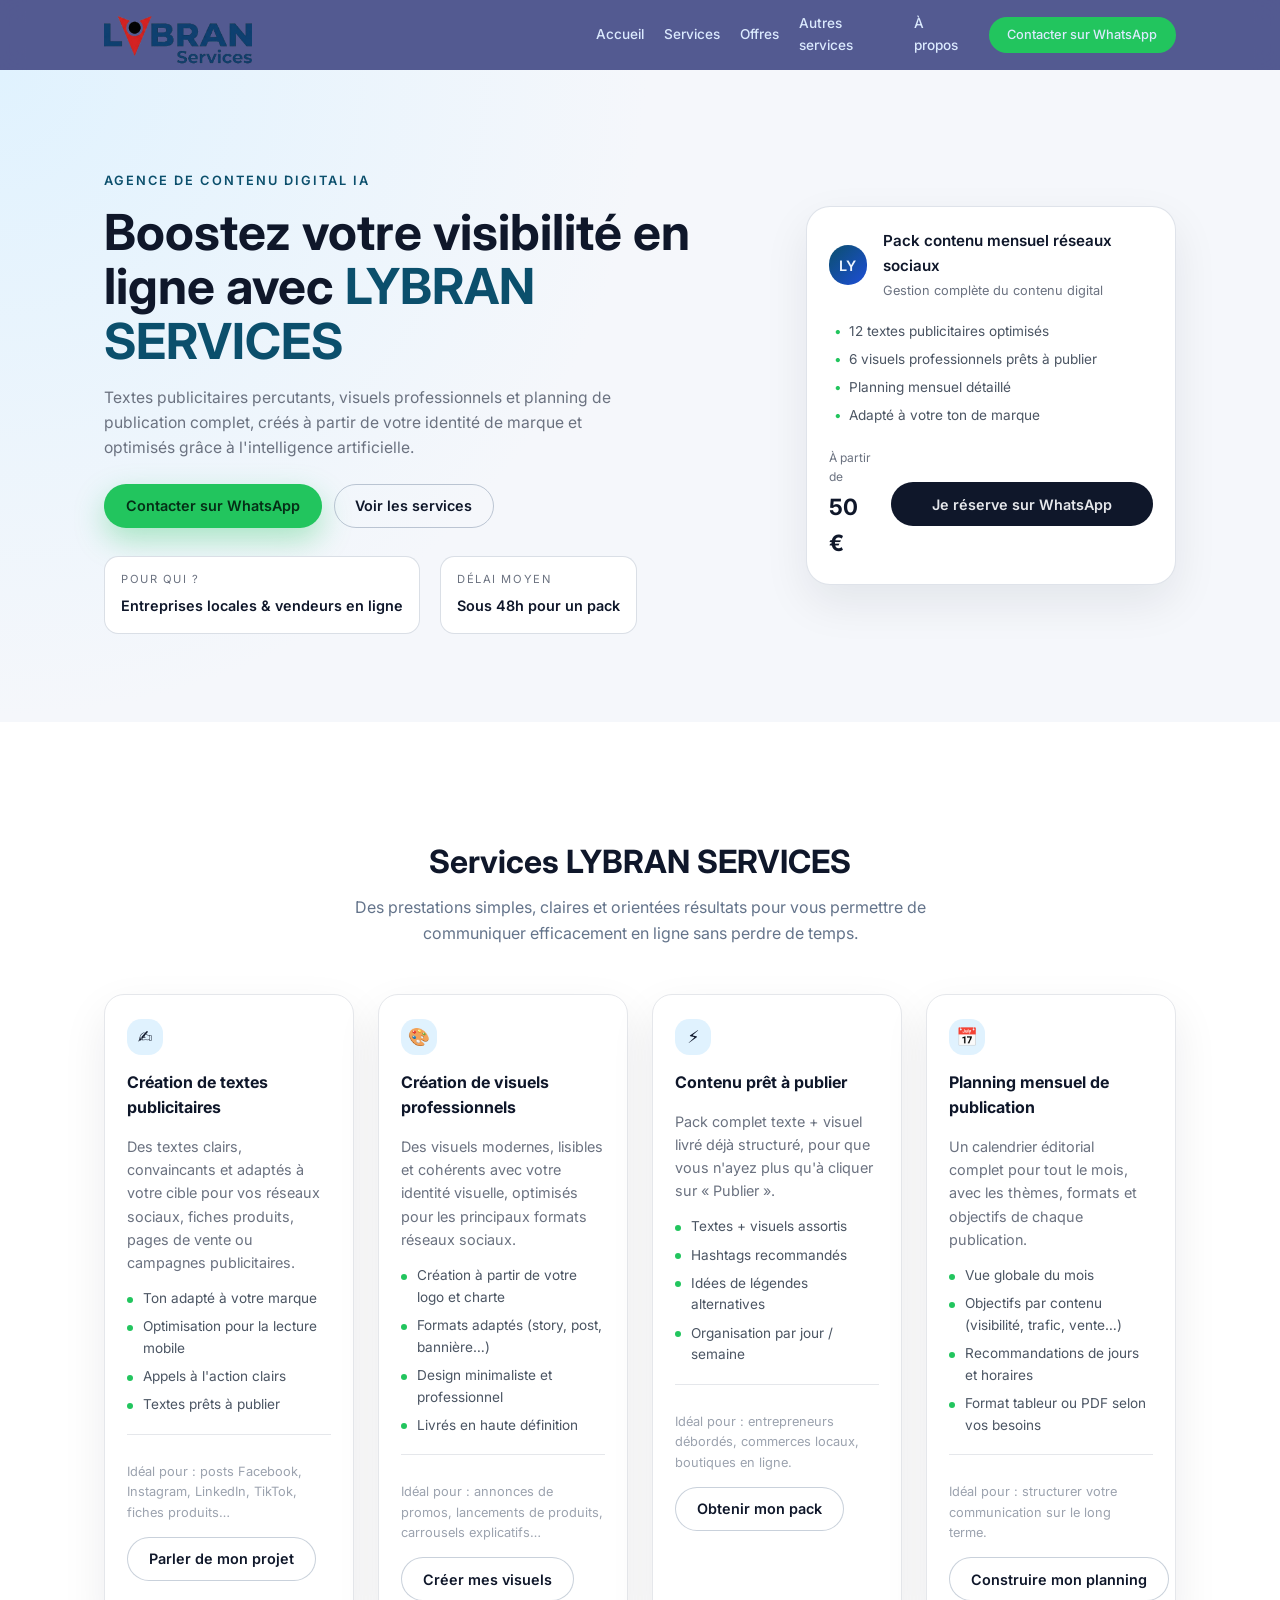
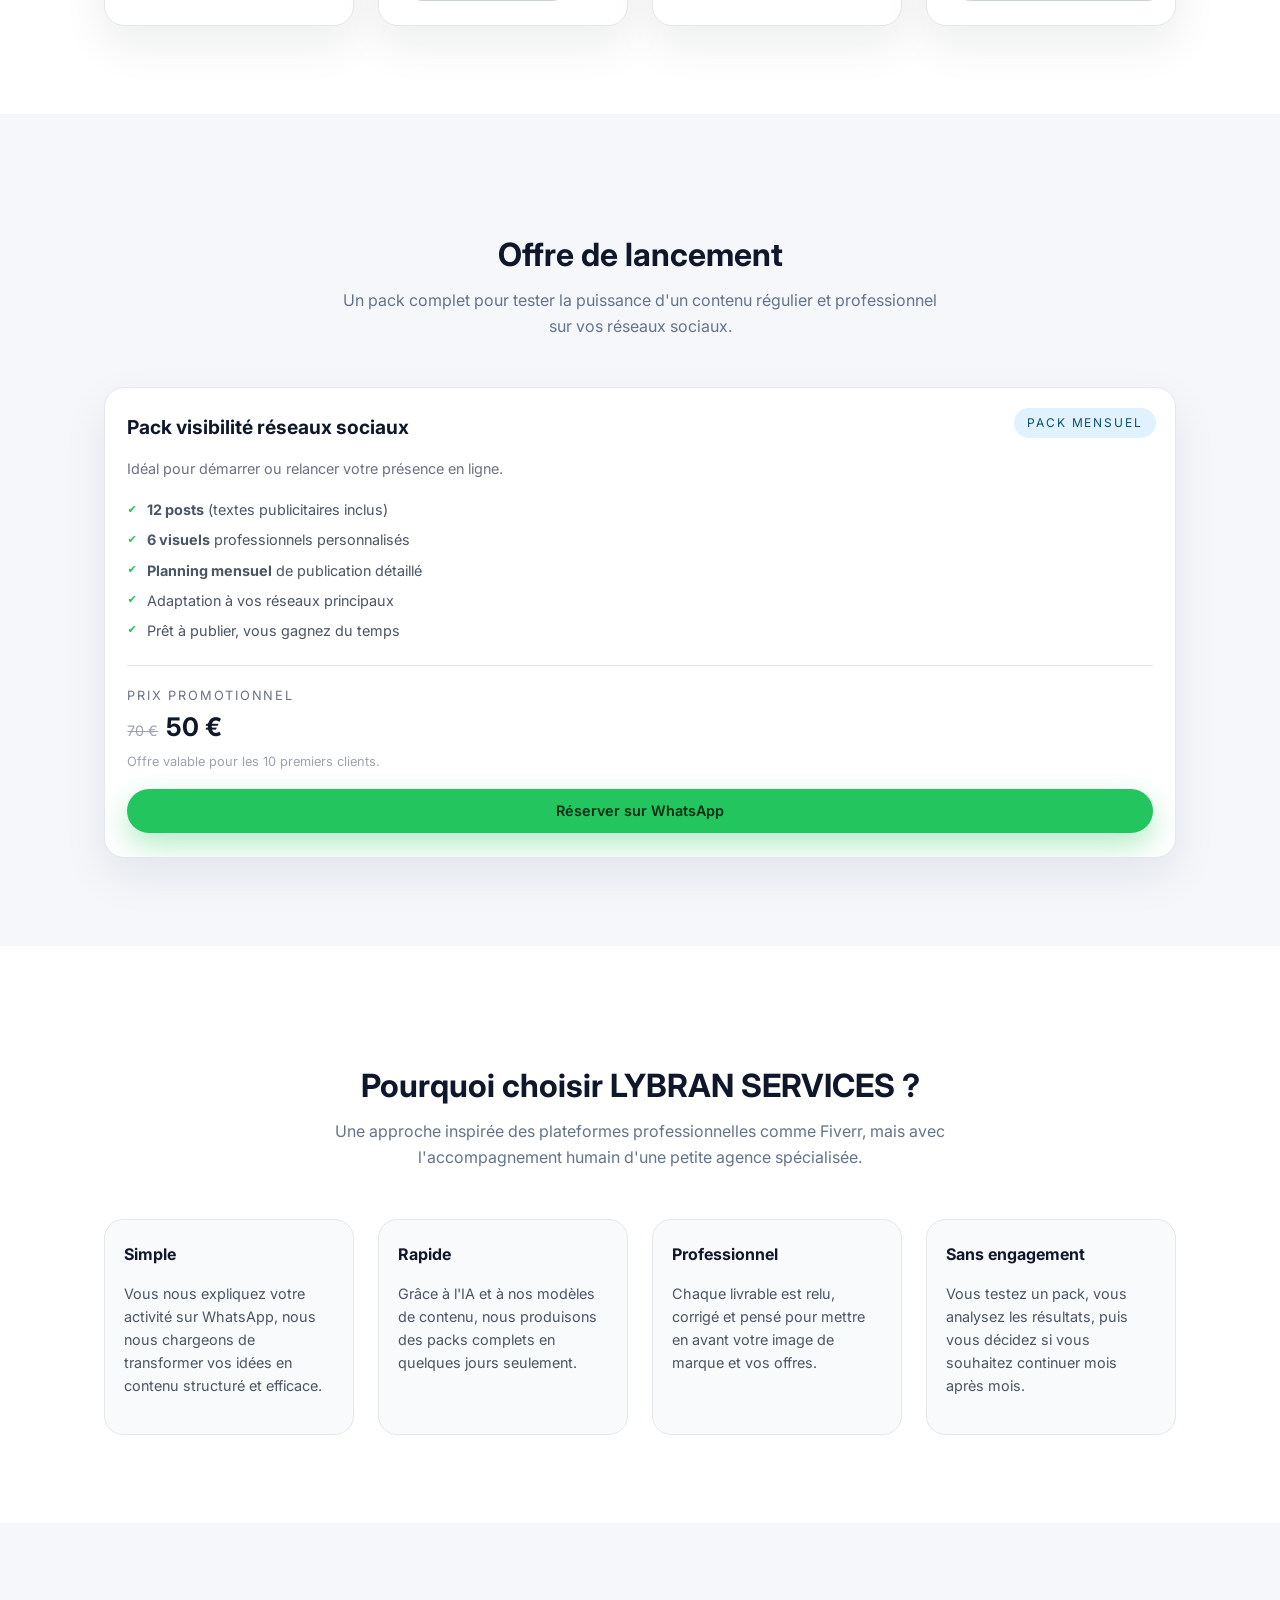
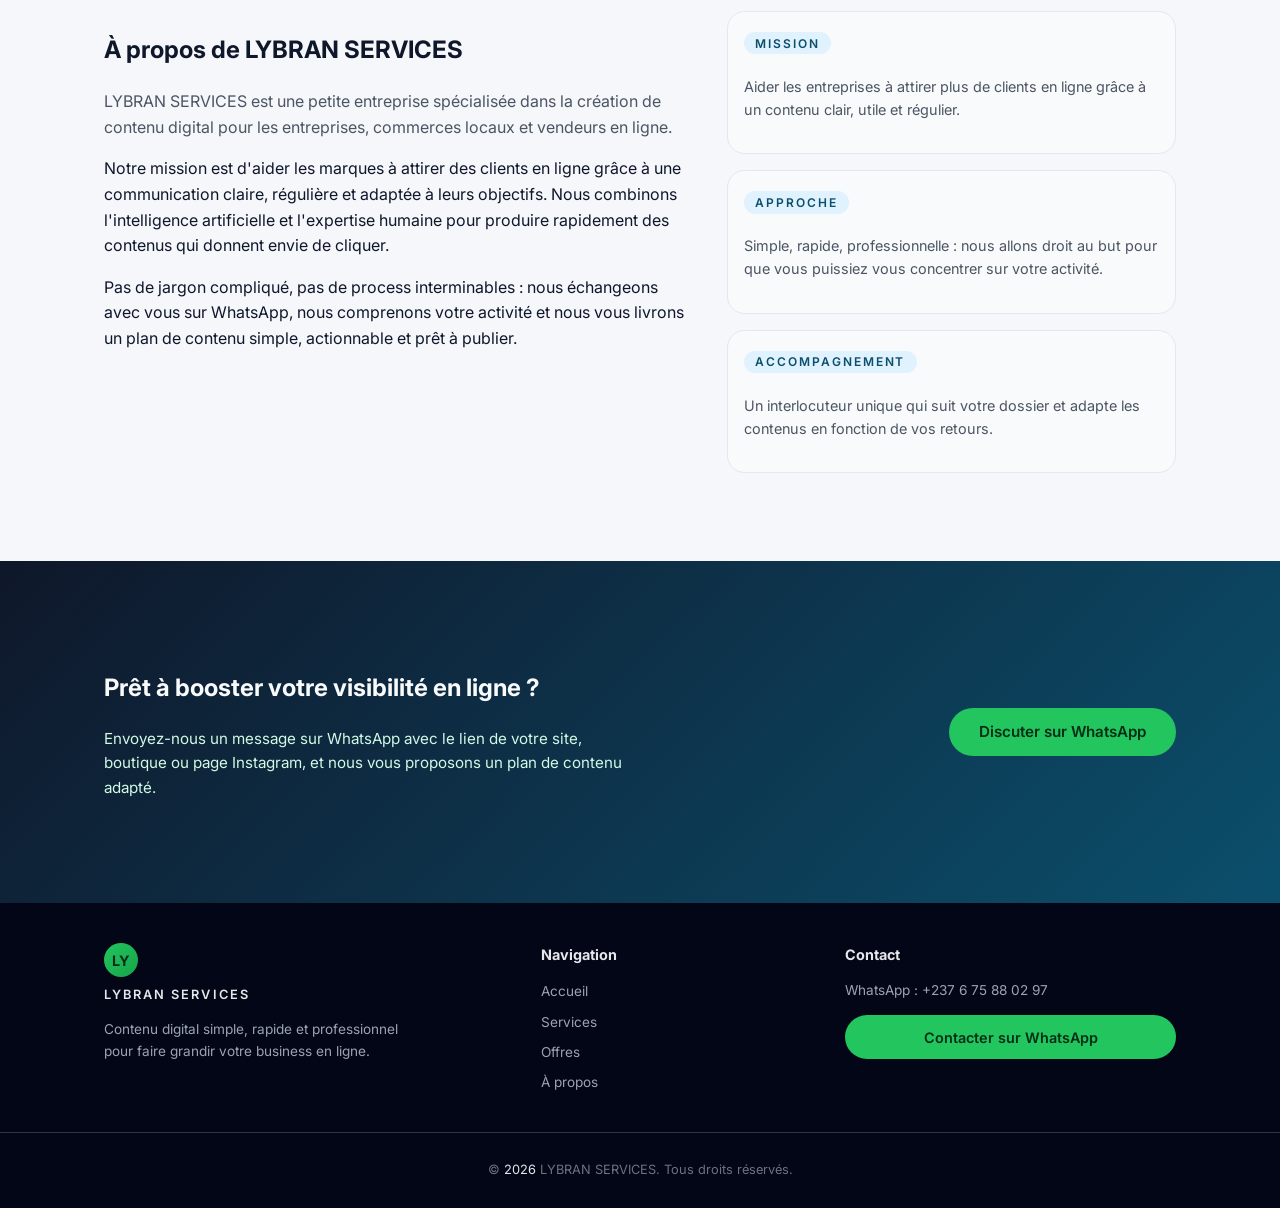
<file: index.html>
<!DOCTYPE html>
<html lang="fr">
  <head>
    <meta charset="UTF-8" />
    <meta
      name="viewport"
      content="width=device-width, initial-scale=1.0"
    />
    <title>LYBRAN SERVICES - Création de contenu digital</title>
    <meta
      name="description"
      content="LYBRAN SERVICES aide les entreprises et vendeurs en ligne à booster leur visibilité avec du contenu digital professionnel, prêt à publier et optimisé pour les réseaux sociaux."
    />
    <link rel="stylesheet" href="style.css" />
    <link rel="preconnect" href="https://fonts.googleapis.com" />
    <link rel="preconnect" href="https://fonts.gstatic.com" crossorigin />
    <link
      href="https://fonts.googleapis.com/css2?family=Inter:wght@300;400;500;600;700&display=swap"
      rel="stylesheet"
    />
  </head>
  <body>
    <!-- Barre de navigation principale, fixe en haut de l'écran -->
    <header class="main-header">
      <nav class="navbar">
        <div class="navbar__logo">
          <img src="logo.png" alt="LYBRAN SERVICES" class="navbar__logo-image">
        </div>
        <button class="navbar__toggle" aria-label="Ouvrir le menu">
          <span></span>
          <span></span>
          <span></span>
        </button>
        <ul class="navbar__links">
          <li><a href="#hero">Accueil</a></li>
          <li><a href="#services">Services</a></li>
          <li><a href="#offers">Offres</a></li>
          <li><a href="autres-services.html">Autres services</a></li>
          <li><a href="#about">À propos</a></li>
          <li>
            <a
              href="https://wa.me/237675880297?text=Bonjour%20LYBRAN%20SERVICES%2C%20je%20souhaite%20en%20savoir%20plus%20sur%20vos%20offres."
              class="btn btn--whatsapp"
              target="_blank"
              rel="noopener noreferrer"
              >Contacter sur WhatsApp</a
            >
          </li>
        </ul>
      </nav>
    </header>

    <main>
      <!-- Section HERO (Page d'accueil) -->
      <section id="hero" class="section hero section--padded">
        <div class="container hero__grid">
          <div class="hero__content">
            <p class="hero__eyebrow">Agence de contenu digital IA</p>
            <h1 class="hero__title">
              Boostez votre visibilité en ligne avec
              <span>LYBRAN SERVICES</span>
            </h1>
            <p class="hero__subtitle">
              Textes publicitaires percutants, visuels professionnels et
              planning de publication complet, créés à partir de votre
              identité de marque et optimisés grâce à l'intelligence
              artificielle.
            </p>
            <div class="hero__actions">
              <a
                href="https://wa.me/237675880297?text=Bonjour%20LYBRAN%20SERVICES%2C%20je%20souhaite%20cr%C3%A9er%20du%20contenu%20pour%20mon%20entreprise."
                class="btn btn--primary"
                target="_blank"
                rel="noopener noreferrer"
                >Contacter sur WhatsApp</a
              >
              <a href="#services" class="btn btn--ghost"
                >Voir les services</a
              >
            </div>
            <div class="hero__trust">
              <div class="hero__trust-item">
                <span class="hero__trust-label">Pour qui ?</span>
                <span class="hero__trust-value"
                  >Entreprises locales & vendeurs en ligne</span
                >
              </div>
              <div class="hero__trust-item">
                <span class="hero__trust-label">Délai moyen</span>
                <span class="hero__trust-value">Sous 48h pour un pack</span>
              </div>
            </div>
          </div>

          <div class="hero__visual">
            <!-- Cette carte simule une interface de type marketplace, pour rappeler l'inspiration Fiverr -->
            <div class="hero-card elevate">
              <div class="hero-card__header">
                <div class="hero-card__avatar">LY</div>
                <div>
                  <p class="hero-card__title">
                    Pack contenu mensuel réseaux sociaux
                  </p>
                  <p class="hero-card__subtitle">
                    Gestion complète du contenu digital
                  </p>
                </div>
              </div>
              <ul class="hero-card__features">
                <li>12 textes publicitaires optimisés</li>
                <li>6 visuels professionnels prêts à publier</li>
                <li>Planning mensuel détaillé</li>
                <li>Adapté à votre ton de marque</li>
              </ul>
              <div class="hero-card__footer">
                <div>
                  <p class="hero-card__price-label">À partir de</p>
                  <p class="hero-card__price">50 €</p>
                </div>
                <a
                  href="https://wa.me/237675880297?text=Je%20souhaite%20r%C3%A9server%20un%20pack%20contenu%20mensuel."
                  class="btn btn--secondary btn--full"
                  target="_blank"
                  rel="noopener noreferrer"
                  >Je réserve sur WhatsApp</a
                >
              </div>
            </div>
          </div>
        </div>
      </section>

      <!-- Section SERVICES (Page Services) -->
      <section id="services" class="section section--alt section--padded">
        <div class="container section__header">
          <h2>Services LYBRAN SERVICES</h2>
          <p>
            Des prestations simples, claires et orientées résultats pour vous
            permettre de communiquer efficacement en ligne sans perdre de
            temps.
          </p>
        </div>

        <div class="container services__grid">
          <!-- Carte service : Création de textes publicitaires -->
          <article class="card service-card elevate js-reveal">
            <div class="service-card__icon">
              <span>✍️</span>
            </div>
            <h3>Création de textes publicitaires</h3>
            <p class="service-card__description">
              Des textes clairs, convaincants et adaptés à votre cible pour
              vos réseaux sociaux, fiches produits, pages de vente ou
              campagnes publicitaires.
            </p>
            <ul class="service-card__list">
              <li>Ton adapté à votre marque</li>
              <li>Optimisation pour la lecture mobile</li>
              <li>Appels à l'action clairs</li>
              <li>Textes prêts à publier</li>
            </ul>
            <div class="service-card__footer">
              <p class="service-card__hint">
                Idéal pour : posts Facebook, Instagram, LinkedIn, TikTok,
                fiches produits…
              </p>
              <a
                href="https://wa.me/237675880297?text=Je%20souhaite%20des%20textes%20publicitaires%20pour%20mon%20business."
                class="btn btn--outline"
                target="_blank"
                rel="noopener noreferrer"
                >Parler de mon projet</a
              >
            </div>
          </article>

          <!-- Carte service : Création de visuels professionnels -->
          <article class="card service-card elevate js-reveal">
            <div class="service-card__icon">
              <span>🎨</span>
            </div>
            <h3>Création de visuels professionnels</h3>
            <p class="service-card__description">
              Des visuels modernes, lisibles et cohérents avec votre identité
              visuelle, optimisés pour les principaux formats réseaux sociaux.
            </p>
            <ul class="service-card__list">
              <li>Création à partir de votre logo et charte</li>
              <li>Formats adaptés (story, post, bannière…)</li>
              <li>Design minimaliste et professionnel</li>
              <li>Livrés en haute définition</li>
            </ul>
            <div class="service-card__footer">
              <p class="service-card__hint">
                Idéal pour : annonces de promos, lancements de produits,
                carrousels explicatifs…
              </p>
              <a
                href="https://wa.me/237675880297?text=Je%20souhaite%20des%20visuels%20professionnels%20pour%20mes%20r%C3%A9seaux."
                class="btn btn--outline"
                target="_blank"
                rel="noopener noreferrer"
                >Créer mes visuels</a
              >
            </div>
          </article>

          <!-- Carte service : Contenu prêt à publier -->
          <article class="card service-card elevate js-reveal">
            <div class="service-card__icon">
              <span>⚡</span>
            </div>
            <h3>Contenu prêt à publier</h3>
            <p class="service-card__description">
              Pack complet texte + visuel livré déjà structuré, pour que vous
              n'ayez plus qu'à cliquer sur « Publier ».
            </p>
            <ul class="service-card__list">
              <li>Textes + visuels assortis</li>
              <li>Hashtags recommandés</li>
              <li>Idées de légendes alternatives</li>
              <li>Organisation par jour / semaine</li>
            </ul>
            <div class="service-card__footer">
              <p class="service-card__hint">
                Idéal pour : entrepreneurs débordés, commerces locaux,
                boutiques en ligne.
              </p>
              <a
                href="https://wa.me/237675880297?text=Je%20souhaite%20un%20pack%20contenu%20pr%C3%AAt%20%C3%A0%20publier."
                class="btn btn--outline"
                target="_blank"
                rel="noopener noreferrer"
                >Obtenir mon pack</a
              >
            </div>
          </article>

          <!-- Carte service : Planning mensuel de publication -->
          <article class="card service-card elevate js-reveal">
            <div class="service-card__icon">
              <span>📅</span>
            </div>
            <h3>Planning mensuel de publication</h3>
            <p class="service-card__description">
              Un calendrier éditorial complet pour tout le mois, avec les
              thèmes, formats et objectifs de chaque publication.
            </p>
            <ul class="service-card__list">
              <li>Vue globale du mois</li>
              <li>Objectifs par contenu (visibilité, trafic, vente…)</li>
              <li>Recommandations de jours et horaires</li>
              <li>Format tableur ou PDF selon vos besoins</li>
            </ul>
            <div class="service-card__footer">
              <p class="service-card__hint">
                Idéal pour : structurer votre communication sur le long
                terme.
              </p>
              <a
                href="https://wa.me/237675880297?text=Je%20souhaite%20un%20planning%20mensuel%20de%20publication."
                class="btn btn--outline"
                target="_blank"
                rel="noopener noreferrer"
                >Construire mon planning</a
              >
            </div>
          </article>
        </div>
      </section>

      <!-- Section OFFRES / TARIFS (Page Offres) -->
      <section id="offers" class="section section--padded">
        <div class="container section__header">
          <h2>Offre de lancement</h2>
          <p>
            Un pack complet pour tester la puissance d'un contenu régulier et
            professionnel sur vos réseaux sociaux.
          </p>
        </div>

        <div class="container offers__grid">
          <article class="card offer-card elevate js-reveal">
            <div class="offer-card__badge">Pack mensuel</div>
            <h3>Pack visibilité réseaux sociaux</h3>
            <p class="offer-card__tagline">
              Idéal pour démarrer ou relancer votre présence en ligne.
            </p>
            <ul class="offer-card__list">
              <li><strong>12 posts</strong> (textes publicitaires inclus)</li>
              <li><strong>6 visuels</strong> professionnels personnalisés</li>
              <li><strong>Planning mensuel</strong> de publication détaillé</li>
              <li>Adaptation à vos réseaux principaux</li>
              <li>Prêt à publier, vous gagnez du temps</li>
            </ul>

            <div class="offer-card__pricing">
              <div class="offer-card__price-group">
                <span class="offer-card__price-label">Prix promotionnel</span>
                <div class="offer-card__price-row">
                  <span class="offer-card__price--old">70 €</span>
                  <span class="offer-card__price">50 €</span>
                </div>
                <p class="offer-card__note">
                  Offre valable pour les 10 premiers clients.
                </p>
              </div>
              <a
                href="https://wa.me/237675880297?text=Je%20souhaite%20profiter%20du%20Pack%20visibilit%C3%A9%20r%C3%A9seaux%20sociaux."
                class="btn btn--primary btn--full"
                target="_blank"
                rel="noopener noreferrer"
                >Réserver sur WhatsApp</a
              >
            </div>
          </article>
        </div>
      </section>

      <!-- Section POURQUOI NOUS CHOISIR -->
      <section id="why-us" class="section section--alt section--padded">
        <div class="container section__header">
          <h2>Pourquoi choisir LYBRAN SERVICES ?</h2>
          <p>
            Une approche inspirée des plateformes professionnelles comme
            Fiverr, mais avec l'accompagnement humain d'une petite agence
            spécialisée.
          </p>
        </div>

        <div class="container why__grid">
          <article class="why-card js-reveal">
            <h3>Simple</h3>
            <p>
              Vous nous expliquez votre activité sur WhatsApp, nous nous
              chargeons de transformer vos idées en contenu structuré et
              efficace.
            </p>
          </article>
          <article class="why-card js-reveal">
            <h3>Rapide</h3>
            <p>
              Grâce à l'IA et à nos modèles de contenu, nous produisons des
              packs complets en quelques jours seulement.
            </p>
          </article>
          <article class="why-card js-reveal">
            <h3>Professionnel</h3>
            <p>
              Chaque livrable est relu, corrigé et pensé pour mettre en avant
              votre image de marque et vos offres.
            </p>
          </article>
          <article class="why-card js-reveal">
            <h3>Sans engagement</h3>
            <p>
              Vous testez un pack, vous analysez les résultats, puis vous
              décidez si vous souhaitez continuer mois après mois.
            </p>
          </article>
        </div>
      </section>

      <!-- Section À PROPOS (Page À propos) -->
      <section id="about" class="section section--padded">
        <div class="container about__grid">
          <div>
            <h2>À propos de LYBRAN SERVICES</h2>
            <p class="about__lead">
              LYBRAN SERVICES est une petite entreprise spécialisée dans la
              création de contenu digital pour les entreprises, commerces
              locaux et vendeurs en ligne.
            </p>
            <p>
              Notre mission est d'aider les marques à attirer des clients en
              ligne grâce à une communication claire, régulière et adaptée à
              leurs objectifs. Nous combinons l'intelligence artificielle et
              l'expertise humaine pour produire rapidement des contenus qui
              donnent envie de cliquer.
            </p>
            <p>
              Pas de jargon compliqué, pas de process interminables : nous
              échangeons avec vous sur WhatsApp, nous comprenons votre
              activité et nous vous livrons un plan de contenu simple,
              actionnable et prêt à publier.
            </p>
          </div>
          <div class="about__highlights">
            <div class="about-pill js-reveal">
              <span class="about-pill__label">Mission</span>
              <p>
                Aider les entreprises à attirer plus de clients en ligne
                grâce à un contenu clair, utile et régulier.
              </p>
            </div>
            <div class="about-pill js-reveal">
              <span class="about-pill__label">Approche</span>
              <p>
                Simple, rapide, professionnelle : nous allons droit au but
                pour que vous puissiez vous concentrer sur votre activité.
              </p>
            </div>
            <div class="about-pill js-reveal">
              <span class="about-pill__label">Accompagnement</span>
              <p>
                Un interlocuteur unique qui suit votre dossier et adapte les
                contenus en fonction de vos retours.
              </p>
            </div>
          </div>
        </div>
      </section>

      <!-- Section CALL TO ACTION FINALE -->
      <section id="cta" class="section section--accent section--padded">
        <div class="container cta__content">
          <div>
            <h2>Prêt à booster votre visibilité en ligne ?</h2>
            <p>
              Envoyez-nous un message sur WhatsApp avec le lien de votre
              site, boutique ou page Instagram, et nous vous proposons un
              plan de contenu adapté.
            </p>
          </div>
          <a
            href="https://wa.me/237675880297?text=Bonjour%20LYBRAN%20SERVICES%2C%20je%20souhaite%20booster%20la%20visibilit%C3%A9%20de%20mon%20entreprise%20en%20ligne."
            class="btn btn--whatsapp btn--large"
            target="_blank"
            rel="noopener noreferrer"
            >Discuter sur WhatsApp</a
          >
        </div>
      </section>
    </main>

    <!-- Footer global -->
    <footer class="footer">
      <div class="container footer__grid">
        <div class="footer__brand">
          <span class="footer__logo-mark">LY</span>
          <span class="footer__logo-text">LYBRAN SERVICES</span>
          <p class="footer__tagline">
            Contenu digital simple, rapide et professionnel pour faire
            grandir votre business en ligne.
          </p>
        </div>

        <div class="footer__links">
          <h4>Navigation</h4>
          <ul>
            <li><a href="#hero">Accueil</a></li>
            <li><a href="#services">Services</a></li>
            <li><a href="#offers">Offres</a></li>
            <li><a href="#about">À propos</a></li>
          </ul>
        </div>

        <div class="footer__contact">
          <h4>Contact</h4>
          <p>
            WhatsApp :
            <a
              href="https://wa.me/237675880297"
              target="_blank"
              rel="noopener noreferrer"
              >+237 6 75 88 02 97</a
            >
          </p>
          <a
            href="https://wa.me/237675880297?text=Bonjour%20LYBRAN%20SERVICES"
            class="btn btn--whatsapp btn--full"
            target="_blank"
            rel="noopener noreferrer"
            >Contacter sur WhatsApp</a
          >
        </div>
      </div>
      <div class="footer__bottom">
        <p>© <span id="year"></span> LYBRAN SERVICES. Tous droits réservés.</p>
      </div>
    </footer>

    <script src="script.js"></script>
  </body>
</html>
</file>
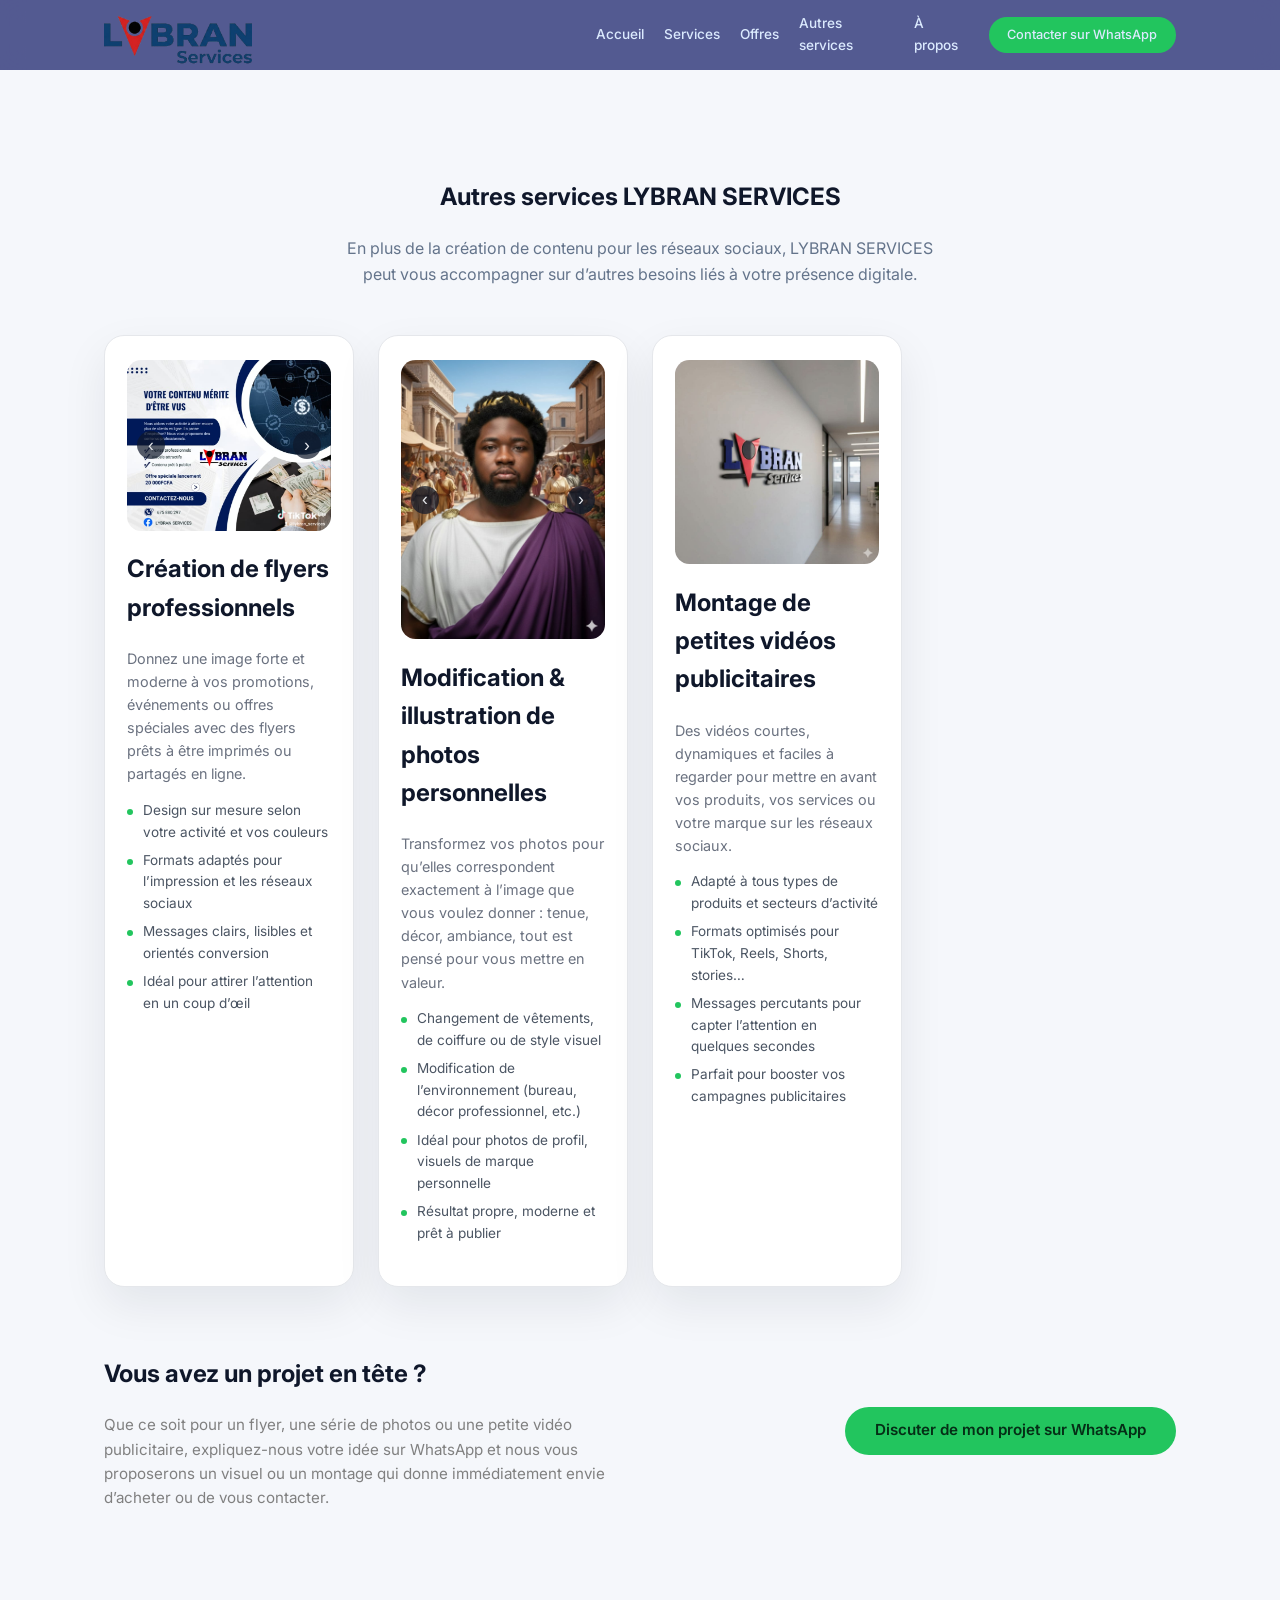
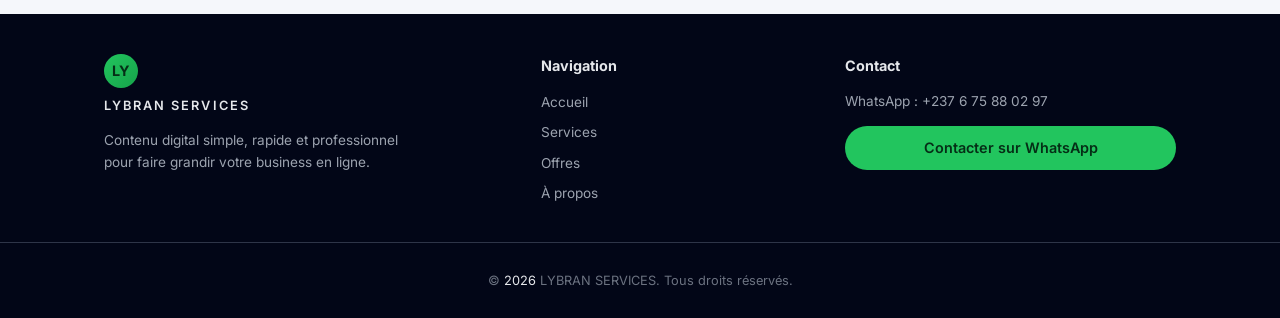
<file: autres-services.html>
<!DOCTYPE html>
<html lang="fr">
  <head>
    <meta charset="UTF-8" />
    <meta
      name="viewport"
      content="width=device-width, initial-scale=1.0"
    />
    <title>LYBRAN SERVICES - Autres services</title>
    <meta
      name="description"
      content="Découvrez les autres services proposés par LYBRAN SERVICES pour développer votre présence en ligne et renforcer votre image de marque."
    />
    <link rel="stylesheet" href="style.css" />
    <link rel="preconnect" href="https://fonts.googleapis.com" />
    <link rel="preconnect" href="https://fonts.gstatic.com" crossorigin />
    <link
      href="https://fonts.googleapis.com/css2?family=Inter:wght@300;400;500;600;700&display=swap"
      rel="stylesheet"
    />
  </head>
  <body>
    <!-- Barre de navigation -->
    <header class="main-header">
      <nav class="navbar">
        <div class="navbar__logo">
          <img src="logo.png" alt="LYBRAN SERVICES" class="navbar__logo-image" />
        </div>
        <button class="navbar__toggle" aria-label="Ouvrir le menu">
          <span></span>
          <span></span>
          <span></span>
        </button>
        <ul class="navbar__links">
          <li><a href="index.html#hero">Accueil</a></li>
          <li><a href="index.html#services">Services</a></li>
          <li><a href="index.html#offers">Offres</a></li>
          <li><a href="autres-services.html">Autres services</a></li>
          <li><a href="index.html#about">À propos</a></li>
          <li>
            <a
              href="https://wa.me/237675880297?text=Bonjour%20LYBRAN%20SERVICES%2C%20je%20souhaite%20en%20savoir%20plus%20sur%20vos%20autres%20services."
              class="btn btn--whatsapp"
              target="_blank"
              rel="noopener noreferrer"
              >Contacter sur WhatsApp</a
            >
          </li>
        </ul>
      </nav>
    </header>

    <main>
      <section class="section section--padded" id="autres-services">
        <div class="container section__header">
          <h1>Autres services LYBRAN SERVICES</h1>
          <p>
            En plus de la création de contenu pour les réseaux sociaux, LYBRAN SERVICES
            peut vous accompagner sur d’autres besoins liés à votre présence digitale.
          </p>
        </div>

        <div class="container services__grid">
          <!-- Service 1 : Création de flyers -->
          <article class="card service-card elevate">
            <div class="service-card__media">
              <div class="slider js-slider" data-slider-id="flyers">
                <div class="slider__track">
                  <img
                    class="slider__image js-slider-image"
                    src="flyers1.png"
                    alt="Exemples de flyers publicitaires LYBRAN SERVICES - modèle 1"
                  />
                  <img
                    class="slider__image js-slider-image"
                    src="flyers2.png"
                    alt="Exemples de flyers publicitaires LYBRAN SERVICES - modèle 2"
                  />
                </div>
                <button
                  class="slider__nav slider__nav--prev js-slider-prev"
                  type="button"
                  aria-label="Image précédente"
                >
                  ‹
                </button>
                <button
                  class="slider__nav slider__nav--next js-slider-next"
                  type="button"
                  aria-label="Image suivante"
                >
                  ›
                </button>
              </div>
            </div>
            <h2>Création de flyers professionnels</h2>
            <p class="service-card__description">
              Donnez une image forte et moderne à vos promotions, événements ou
              offres spéciales avec des flyers prêts à être imprimés ou partagés
              en ligne.
            </p>
            <ul class="service-card__list">
              <li>Design sur mesure selon votre activité et vos couleurs</li>
              <li>Formats adaptés pour l’impression et les réseaux sociaux</li>
              <li>Messages clairs, lisibles et orientés conversion</li>
              <li>Idéal pour attirer l’attention en un coup d’œil</li>
            </ul>
          </article>

          <!-- Service 2 : Modification et illustration de photos personnelles -->
          <article class="card service-card elevate">
            <div class="service-card__media">
              <div class="slider js-slider" data-slider-id="illustrations">
                <div class="slider__track">
                  <img
                    class="slider__image js-slider-image"
                    src="illustration1.png"
                    alt="Illustration photo personnelle - exemple 1"
                  />
                  <img
                    class="slider__image js-slider-image"
                    src="illustration2.png"
                    alt="Illustration photo personnelle - exemple 2"
                  />
                  <img
                    class="slider__image js-slider-image"
                    src="illustration3.png"
                    alt="Illustration photo personnelle - exemple 3"
                  />
                  <img
                    class="slider__image js-slider-image"
                    src="illustration4.png"
                    alt="Illustration photo personnelle - exemple 4"
                  />
                  <img
                    class="slider__image js-slider-image"
                    src="illustration5.png"
                    alt="Illustration photo personnelle - exemple 5"
                  />
                </div>
                <button
                  class="slider__nav slider__nav--prev js-slider-prev"
                  type="button"
                  aria-label="Image précédente"
                >
                  ‹
                </button>
                <button
                  class="slider__nav slider__nav--next js-slider-next"
                  type="button"
                  aria-label="Image suivante"
                >
                  ›
                </button>
              </div>
            </div>
            <h2>Modification & illustration de photos personnelles</h2>
            <p class="service-card__description">
              Transformez vos photos pour qu’elles correspondent exactement à
              l’image que vous voulez donner : tenue, décor, ambiance, tout est
              pensé pour vous mettre en valeur.
            </p>
            <ul class="service-card__list">
              <li>Changement de vêtements, de coiffure ou de style visuel</li>
              <li>Modification de l’environnement (bureau, décor professionnel, etc.)</li>
              <li>Idéal pour photos de profil, visuels de marque personnelle</li>
              <li>Résultat propre, moderne et prêt à publier</li>
            </ul>
          </article>

          <!-- Service 3 : Montages de petites vidéos publicitaires -->
          <article class="card service-card elevate">
            <div class="service-card__media">
              <img
                src="video.png"
                alt="Illustration de montage vidéo publicitaire"
              />
            </div>
            <h2>Montage de petites vidéos publicitaires</h2>
            <p class="service-card__description">
              Des vidéos courtes, dynamiques et faciles à regarder pour mettre
              en avant vos produits, vos services ou votre marque sur les
              réseaux sociaux.
            </p>
            <ul class="service-card__list">
              <li>Adapté à tous types de produits et secteurs d’activité</li>
              <li>Formats optimisés pour TikTok, Reels, Shorts, stories…</li>
              <li>Messages percutants pour capter l’attention en quelques secondes</li>
              <li>Parfait pour booster vos campagnes publicitaires</li>
            </ul>
          </article>
        </div>

        <div class="container cta__content" style="margin-top: 3rem;">
          <div>
            <h2>Vous avez un projet en tête ?</h2>
            <p style="color: gray;">
              Que ce soit pour un flyer, une série de photos ou une petite
              vidéo publicitaire, expliquez-nous votre idée sur WhatsApp et
              nous vous proposerons un visuel ou un montage qui donne
              immédiatement envie d’acheter ou de vous contacter.
            </p>
          </div>
          <a
            href="https://wa.me/237675880297?text=Bonjour%20LYBRAN%20SERVICES%2C%20je%20souhaite%20profiter%20de%20vos%20autres%20services%20(flyers%2C%20photos%2C%20vid%C3%A9os)."
            class="btn btn--whatsapp btn--large"
            target="_blank"
            rel="noopener noreferrer"
            >Discuter de mon projet sur WhatsApp</a
          >
        </div>
      </section>
    </main>

    <footer class="footer">
      <div class="container footer__grid">
        <div class="footer__brand">
          <span class="footer__logo-mark">LY</span>
          <span class="footer__logo-text">LYBRAN SERVICES</span>
          <p class="footer__tagline">
            Contenu digital simple, rapide et professionnel pour faire
            grandir votre business en ligne.
          </p>
        </div>

        <div class="footer__links">
          <h4>Navigation</h4>
          <ul>
            <li><a href="index.html#hero">Accueil</a></li>
            <li><a href="index.html#services">Services</a></li>
            <li><a href="index.html#offers">Offres</a></li>
            <li><a href="index.html#about">À propos</a></li>
          </ul>
        </div>

        <div class="footer__contact">
          <h4>Contact</h4>
          <p>
            WhatsApp :
            <a
              href="https://wa.me/237675880297"
              target="_blank"
              rel="noopener noreferrer"
              >+237 6 75 88 02 97</a
            >
          </p>
          <a
            href="https://wa.me/237675880297?text=Bonjour%20LYBRAN%20SERVICES"
            class="btn btn--whatsapp btn--full"
            target="_blank"
            rel="noopener noreferrer"
            >Contacter sur WhatsApp</a
          >
        </div>
      </div>
      <div class="footer__bottom">
        <p>© <span id="year"></span> LYBRAN SERVICES. Tous droits réservés.</p>
      </div>
    </footer>

    <script src="script.js"></script>
  </body>
</html>
</file>
<file: style.css>
/* 
  Thème global LYBRAN SERVICES
  - Design moderne, minimaliste
  - Palette : bleu foncé, blanc, vert accent
  - Structure inspirée des marketplaces, adaptée à une petite agence
*/

*,
*::before,
*::after {
  box-sizing: border-box;
}

html {
  scroll-behavior: smooth;
}

body {
  margin: 0;
  font-family: "Inter", system-ui, -apple-system, BlinkMacSystemFont,
    "Segoe UI", sans-serif;
  color: #0f172a;
  background-color: #f5f7fb;
  line-height: 1.6;
}

img {
  max-width: 100%;
  display: block;
}

a {
  color: inherit;
  text-decoration: none;
}

ul {
  list-style: none;
  margin: 0;
  padding: 0;
}

/* Conteneur global pour limiter la largeur du contenu */
.container {
  width: 100%;
  max-width: 1120px;
  margin: 0 auto;
  padding: 0 1.5rem;
}

.section {
  position: relative;
}

.section--padded {
  padding: 5.5rem 0;
}

.section--alt {
  background: #ffffff;
}

.section--accent {
  background: linear-gradient(135deg, #0f172a, #0b4f6c);
  color: #f9fafb;
}

.section__header {
  text-align: center;
  margin-bottom: 3rem;
}

.section__header h2 {
  font-size: 2rem;
  margin-bottom: 0.5rem;
}

.section__header p {
  max-width: 620px;
  margin: 0 auto;
  color: #64748b;
}

/* ---------------- NAVBAR ---------------- */

.main-header {
  position: sticky;
  top: 0;
  z-index: 50;
  background: rgba(15, 23, 100, 0.7);
  backdrop-filter: blur(12px);
  height: 70px;
  transition: height 0.3s cubic-bezier(0.4, 0, 0.2, 1);
}

.navbar {
  display: flex;
  align-items: center;
  justify-content: space-between;
  height: 100%;
  padding: 0 1.5rem;
  max-width: 1120px;
  margin: 0 auto;
}

.navbar__logo {
  display: flex;
  align-items: center;
  gap: 0.6rem;
  color: #e5f3ff;
}

.navbar__logo-mark {
  width: 28px;
  height: 28px;
  border-radius: 0.75rem;
  background: linear-gradient(135deg, #22c55e, #16a34a);
  display: flex;
  align-items: center;
  justify-content: center;
  font-size: 0.85rem;
  font-weight: 700;
  color: #0f172a;
}

.navbar__logo-text {
  font-weight: 600;
  letter-spacing: 0.06em;
  font-size: 0.8rem;
  text-transform: uppercase;
}
.navbar__logo-image {
  margin-top: 15px;
  width: 30%;
  height: 30%;
}
.navbar__links {
  display: flex;
  align-items: center;
  gap: 1.25rem;
  font-size: 0.85rem;
}

.navbar__links a {
  color: #dbeafe;
  font-weight: 500;
  padding: 0.25rem 0;
  position: relative;
}

.navbar__links a::after {
  content: "";
  position: absolute;
  left: 0;
  bottom: 0;
  width: 0;
  height: 2px;
  background: #22c55e;
  transition: width 0.2s ease-out;
}

.navbar__links a:hover::after {
  width: 100%;
}

.navbar__toggle {
  display: none;
  flex-direction: column;
  justify-content: center;
  gap: 4px;
  width: 36px;
  height: 36px;
  border-radius: 999px;
  border: 1px solid rgba(148, 163, 184, 0.6);
  background: transparent;
  cursor: pointer;
}

.navbar__toggle span {
  width: 18px;
  height: 2px;
  background: #e5e7eb;
  border-radius: 999px;
}

/* Bouton dans la barre de navigation : plus compact pour tenir dans la hauteur de .main-header */
.main-header .btn {
  padding: 0.4rem 1.1rem;
  font-size: 0.8rem;
}

/* ---------------- BOUTONS ---------------- */

.btn {
  display: inline-flex;
  align-items: center;
  justify-content: center;
  gap: 0.4rem;
  padding: 0.6rem 1.3rem;
  border-radius: 999px;
  font-size: 0.9rem;
  font-weight: 600;
  border: 1px solid transparent;
  cursor: pointer;
  transition: transform 0.12s ease-out, box-shadow 0.12s ease-out,
    background 0.12s ease-out, border-color 0.12s ease-out, color 0.12s ease-out;
  white-space: nowrap;
}

.btn--primary {
  background: #22c55e;
  color: #052e16;
  box-shadow: 0 12px 30px rgba(34, 197, 94, 0.35);
}

.btn--primary:hover {
  background: #16a34a;
  transform: translateY(-1px);
  box-shadow: 0 16px 38px rgba(34, 197, 94, 0.45);
}

.btn--secondary {
  background: #0f172a;
  color: #e5e7eb;
}

.btn--secondary:hover {
  background: #020617;
  transform: translateY(-1px);
}

.btn--ghost {
  background: transparent;
  border-color: rgba(148, 163, 184, 0.6);
  color: #0f172a;
}

.btn--ghost:hover {
  background: rgba(15, 23, 42, 0.03);
}

.btn--outline {
  background: #ffffff;
  border-color: rgba(148, 163, 184, 0.5);
  color: #0f172a;
}

.btn--outline:hover {
  border-color: #0f172a;
  background: #f9fafb;
}

.btn--whatsapp {
  background: #22c55e;
  color: #052e16;
}

.btn--whatsapp:hover {
  background: #16a34a;
}

.btn--large {
  padding-inline: 1.8rem;
  height: 3rem;
  font-size: 0.95rem;
}

.btn--full {
  width: 100%;
}

/* ---------------- UTILITAIRES D'OMBRE ---------------- */

.elevate {
  box-shadow: 0 18px 45px rgba(15, 23, 42, 0.08);
}

/* ---------------- HERO ---------------- */

.hero {
  background: radial-gradient(circle at top left, #e0f2fe 0, #f5f7fb 45%),
    radial-gradient(circle at bottom right, #dcfce7 0, #f5f7fb 60%);
}

.hero__grid {
  display: grid;
  grid-template-columns: minmax(0, 1.4fr) minmax(0, 1fr);
  gap: 3rem;
  align-items: center;
}

.hero__eyebrow {
  font-size: 0.8rem;
  font-weight: 600;
  letter-spacing: 0.16em;
  text-transform: uppercase;
  color: #0b4f6c;
  margin-bottom: 0.85rem;
}

.hero__title {
  font-size: clamp(2.2rem, 3vw + 1rem, 3.1rem);
  line-height: 1.1;
  margin: 0 0 1rem;
  color: #0f172a;
}

.hero__title span {
  color: #0b4f6c;
}

.hero__subtitle {
  font-size: 0.98rem;
  color: #6b7280;
  max-width: 520px;
}

.hero__actions {
  display: flex;
  flex-wrap: wrap;
  gap: 0.75rem;
  margin: 1.5rem 0 1.75rem;
}

.hero__trust {
  display: flex;
  flex-wrap: wrap;
  gap: 1.25rem;
}

.hero__trust-item {
  padding: 0.9rem 1rem;
  border-radius: 0.9rem;
  background: #ffffff;
  border: 1px solid rgba(148, 163, 184, 0.35);
}

.hero__trust-label {
  display: block;
  font-size: 0.7rem;
  text-transform: uppercase;
  letter-spacing: 0.14em;
  color: #6b7280;
  margin-bottom: 0.2rem;
}

.hero__trust-value {
  font-size: 0.9rem;
  font-weight: 600;
  color: #0f172a;
}

.hero__visual {
  display: flex;
  justify-content: flex-end;
}

.hero-card {
  width: 100%;
  max-width: 370px;
  border-radius: 1.5rem;
  background: #ffffff;
  padding: 1.4rem 1.4rem 1.5rem;
  border: 1px solid rgba(148, 163, 184, 0.3);
}

.hero-card__header {
  display: flex;
  gap: 1rem;
  align-items: center;
  margin-bottom: 1.25rem;
}

.hero-card__avatar {
  width: 40px;
  height: 40px;
  border-radius: 999px;
  background: linear-gradient(135deg, #0b4f6c, #1d4ed8);
  color: #eff6ff;
  font-size: 0.9rem;
  display: flex;
  align-items: center;
  justify-content: center;
  font-weight: 600;
}

.hero-card__title {
  font-weight: 600;
  margin: 0;
  font-size: 0.95rem;
}

.hero-card__subtitle {
  margin: 0.15rem 0 0;
  font-size: 0.8rem;
  color: #6b7280;
}

.hero-card__features {
  margin: 0 0 1.3rem;
  padding-left: 1.2rem;
  font-size: 0.85rem;
  color: #4b5563;
}

.hero-card__features li {
  position: relative;
  margin-bottom: 0.4rem;
}

.hero-card__features li::before {
  content: "•";
  position: absolute;
  left: -0.9rem;
  color: #22c55e;
}

.hero-card__footer {
  display: flex;
  gap: 1rem;
  align-items: center;
}

.hero-card__price-label {
  font-size: 0.75rem;
  color: #6b7280;
  margin: 0 0 0.15rem;
}

.hero-card__price {
  font-size: 1.4rem;
  font-weight: 700;
  margin: 0;
}

/* ---------------- SERVICES ---------------- */

.services__grid {
  display: grid;
  grid-template-columns: repeat(4, minmax(0, 1fr));
  gap: 1.5rem;
}

.card {
  border-radius: 1.25rem;
  background: #ffffff;
  padding: 1.5rem 1.4rem;
  border: 1px solid #e5e7eb;
}

.service-card__icon {
  width: 36px;
  height: 36px;
  border-radius: 0.9rem;
  background: #e0f2fe;
  display: flex;
  align-items: center;
  justify-content: center;
  margin-bottom: 0.9rem;
  font-size: 1.1rem;
}

.service-card h3 {
  margin: 0 0 0.55rem;
  font-size: 1rem;
}

.service-card__description {
  font-size: 0.9rem;
  color: #6b7280;
  margin-bottom: 0.9rem;
}

.service-card__list {
  font-size: 0.85rem;
  color: #4b5563;
  margin-bottom: 1.1rem;
}

.service-card__list li {
  position: relative;
  padding-left: 1rem;
  margin-bottom: 0.4rem;
}

.service-card__list li::before {
  content: "";
  position: absolute;
  left: 0;
  top: 0.55rem;
  width: 6px;
  height: 6px;
  border-radius: 999px;
  background: #22c55e;
}

.service-card__footer {
  border-top: 1px solid #e5e7eb;
  padding-top: 0.9rem;
}

.service-card__hint {
  font-size: 0.8rem;
  color: #9ca3af;
  margin-bottom: 0.85rem;
}

/* Slider d'images dans les cartes services (page autres-services) */
.service-card__media {
  position: relative;
  overflow: hidden;
  border-radius: 0.9rem;
}

.slider {
  position: relative;
}

.slider__track {
  position: relative;
}

.slider__image {
  display: none;
  width: 100%;
  height: auto;
  object-fit: cover;
}

.slider__image.is-active {
  display: block;
}

.slider__nav {
  position: absolute;
  top: 50%;
  transform: translateY(-50%);
  width: 28px;
  height: 28px;
  border-radius: 999px;
  border: none;
  background: rgba(15, 23, 42, 0.7);
  color: #e5e7eb;
  display: flex;
  align-items: center;
  justify-content: center;
  cursor: pointer;
  font-size: 1.1rem;
  line-height: 1;
  padding: 0;
}

.slider__nav--prev {
  left: 0.6rem;
}

.slider__nav--next {
  right: 0.6rem;
}

.slider__nav:hover {
  background: rgba(15, 23, 42, 0.9);
}

/* ---------------- OFFRES / TARIFS ---------------- */

.offers__grid {
  display: grid;
  grid-template-columns: repeat(1, minmax(0, 1fr));
  gap: 1.5rem;
}

.offer-card {
  position: relative;
  overflow: hidden;
}

.offer-card__badge {
  position: absolute;
  top: 1.2rem;
  right: 1.2rem;
  font-size: 0.75rem;
  text-transform: uppercase;
  letter-spacing: 0.16em;
  padding: 0.35rem 0.8rem;
  border-radius: 999px;
  background: #e0f2fe;
  color: #0b4f6c;
}

.offer-card h3 {
  margin: 0 0 0.4rem;
  font-size: 1.2rem;
}

.offer-card__tagline {
  font-size: 0.9rem;
  color: #6b7280;
  margin-bottom: 1.1rem;
}

.offer-card__list {
  font-size: 0.9rem;
  color: #4b5563;
  margin-bottom: 1.4rem;
}

.offer-card__list li {
  position: relative;
  padding-left: 1.25rem;
  margin-bottom: 0.45rem;
}

.offer-card__list li::before {
  content: "✔";
  position: absolute;
  left: 0;
  font-size: 0.7rem;
  top: 0.15rem;
  color: #22c55e;
}

.offer-card__pricing {
  border-top: 1px solid #e5e7eb;
  padding-top: 1rem;
}

.offer-card__price-group {
  margin-bottom: 1rem;
}

.offer-card__price-label {
  font-size: 0.8rem;
  text-transform: uppercase;
  letter-spacing: 0.14em;
  color: #6b7280;
}

.offer-card__price-row {
  display: flex;
  align-items: baseline;
  gap: 0.5rem;
}

.offer-card__price--old {
  font-size: 0.9rem;
  color: #9ca3af;
  text-decoration: line-through;
}

.offer-card__price {
  font-size: 1.6rem;
  font-weight: 700;
  color: #0f172a;
}

.offer-card__note {
  font-size: 0.8rem;
  color: #9ca3af;
  margin-top: 0.25rem;
}

/* ---------------- POURQUOI NOUS CHOISIR ---------------- */

.why__grid {
  display: grid;
  grid-template-columns: repeat(4, minmax(0, 1fr));
  gap: 1.5rem;
}

.why-card {
  padding: 1.4rem 1.2rem;
  border-radius: 1.2rem;
  background: #f9fafb;
  border: 1px solid #e5e7eb;
}

.why-card h3 {
  margin: 0 0 0.45rem;
  font-size: 1rem;
}

.why-card p {
  font-size: 0.9rem;
  color: #4b5563;
}

/* ---------------- À PROPOS ---------------- */

.about__grid {
  display: grid;
  grid-template-columns: minmax(0, 1.3fr) minmax(0, 1fr);
  gap: 2.5rem;
  align-items: flex-start;
}

.about__lead {
  font-size: 1rem;
  color: #4b5563;
}

.about__highlights {
  display: flex;
  flex-direction: column;
  gap: 1rem;
}

.about-pill {
  padding: 1.1rem 1rem;
  border-radius: 1.1rem;
  background: #f9fafb;
  border: 1px solid #e5e7eb;
}

.about-pill__label {
  display: inline-flex;
  align-items: center;
  justify-content: center;
  padding: 0.1rem 0.7rem;
  border-radius: 999px;
  background: #e0f2fe;
  color: #0b4f6c;
  font-size: 0.75rem;
  font-weight: 600;
  text-transform: uppercase;
  letter-spacing: 0.16em;
  margin-bottom: 0.4rem;
}

.about-pill p {
  font-size: 0.9rem;
  color: #4b5563;
}

/* ---------------- CTA FINALE ---------------- */

.cta__content {
  display: flex;
  align-items: center;
  justify-content: space-between;
  gap: 2rem;
}

.cta__content p {
  max-width: 520px;
  color: #d1fae5;
  font-size: 0.95rem;
}

/* ---------------- FOOTER ---------------- */

.footer {
  background: #020617;
  color: #9ca3af;
  padding-top: 2.5rem;
}

.footer__grid {
  display: grid;
  grid-template-columns: minmax(0, 1.2fr) minmax(0, 0.8fr) minmax(0, 1fr);
  gap: 2.5rem;
  padding-bottom: 1.8rem;
}

.footer__logo-mark {
  width: 34px;
  height: 34px;
  border-radius: 999px;
  background: linear-gradient(135deg, #22c55e, #16a34a);
  display: inline-flex;
  align-items: center;
  justify-content: center;
  font-size: 0.9rem;
  font-weight: 700;
  color: #052e16;
  margin-bottom: 0.5rem;
}

.footer__logo-text {
  display: block;
  font-weight: 600;
  letter-spacing: 0.16em;
  font-size: 0.8rem;
  text-transform: uppercase;
  color: #e5e7eb;
}

.footer__tagline {
  font-size: 0.85rem;
  color: #9ca3af;
  max-width: 320px;
}

.footer__links h4,
.footer__contact h4 {
  font-size: 0.9rem;
  color: #e5e7eb;
  margin-top: 0;
  margin-bottom: 0.75rem;
}

.footer__links a {
  font-size: 0.85rem;
  color: #9ca3af;
}

.footer__links li + li {
  margin-top: 0.3rem;
}

.footer__contact p {
  font-size: 0.85rem;
}

.footer__bottom {
  border-top: 1px solid rgba(148, 163, 184, 0.3);
  padding: 0.9rem 0;
  text-align: center;
  font-size: 0.8rem;
  color: #6b7280;
  margin-top: 0.5rem;
}

.footer__bottom span {
  color: #e5e7eb;
}

/* ---------------- ANIMATIONS AU SCROLL ---------------- */

/* Classe appliquée par défaut sur les éléments à révéler */
.js-reveal {
  opacity: 0;
  transform: translateY(18px);
  transition: opacity 0.4s ease-out, transform 0.4s ease-out;
}

/* Classe ajoutée via JavaScript lorsque l'élément est visible */
.js-reveal--visible {
  opacity: 1;
  transform: translateY(0);
}

/* ---------------- RESPONSIVE ---------------- */

@media (max-width: 960px) {
  .hero__grid {
    grid-template-columns: minmax(0, 1fr);
  }

  .hero__visual {
    order: -1;
    justify-content: flex-start;
  }

  .services__grid {
    grid-template-columns: repeat(2, minmax(0, 1fr));
  }

  .why__grid {
    grid-template-columns: repeat(2, minmax(0, 1fr));
  }

  .about__grid {
    grid-template-columns: minmax(0, 1fr);
  }

  .cta__content {
    flex-direction: column;
    align-items: flex-start;
  }

  .footer__grid {
    grid-template-columns: repeat(2, minmax(0, 1fr));
  }
}

@media (max-width: 720px) {
  .navbar {
    padding-inline: 1rem;
  }

  .navbar__links {
    position: absolute;
    top: 100%;
    right: 1rem;
    margin-top: 0.5rem;
    background: #020617;
    padding: 0.8rem 1rem;
    border-radius: 0.9rem;
    border: 1px solid rgba(148, 163, 184, 0.6);
    flex-direction: column;
    align-items: flex-start;
    min-width: 190px;
    transform-origin: top right;
    transform: scale(0.95);
    opacity: 0;
    pointer-events: none;
    transition: opacity 0.18s ease-out, transform 0.18s ease-out;
  }

  .navbar__links--open {
    opacity: 1;
    transform: scale(1);
    pointer-events: auto;
  }

  .navbar__toggle {
    display: inline-flex;
  }

  .hero__actions {
    flex-direction: column;
    align-items: stretch;
  }

  .services__grid {
    grid-template-columns: minmax(0, 1fr);
  }

  .why__grid {
    grid-template-columns: minmax(0, 1fr);
  }

  .footer__grid {
    grid-template-columns: minmax(0, 1fr);
  }
}
</file>
